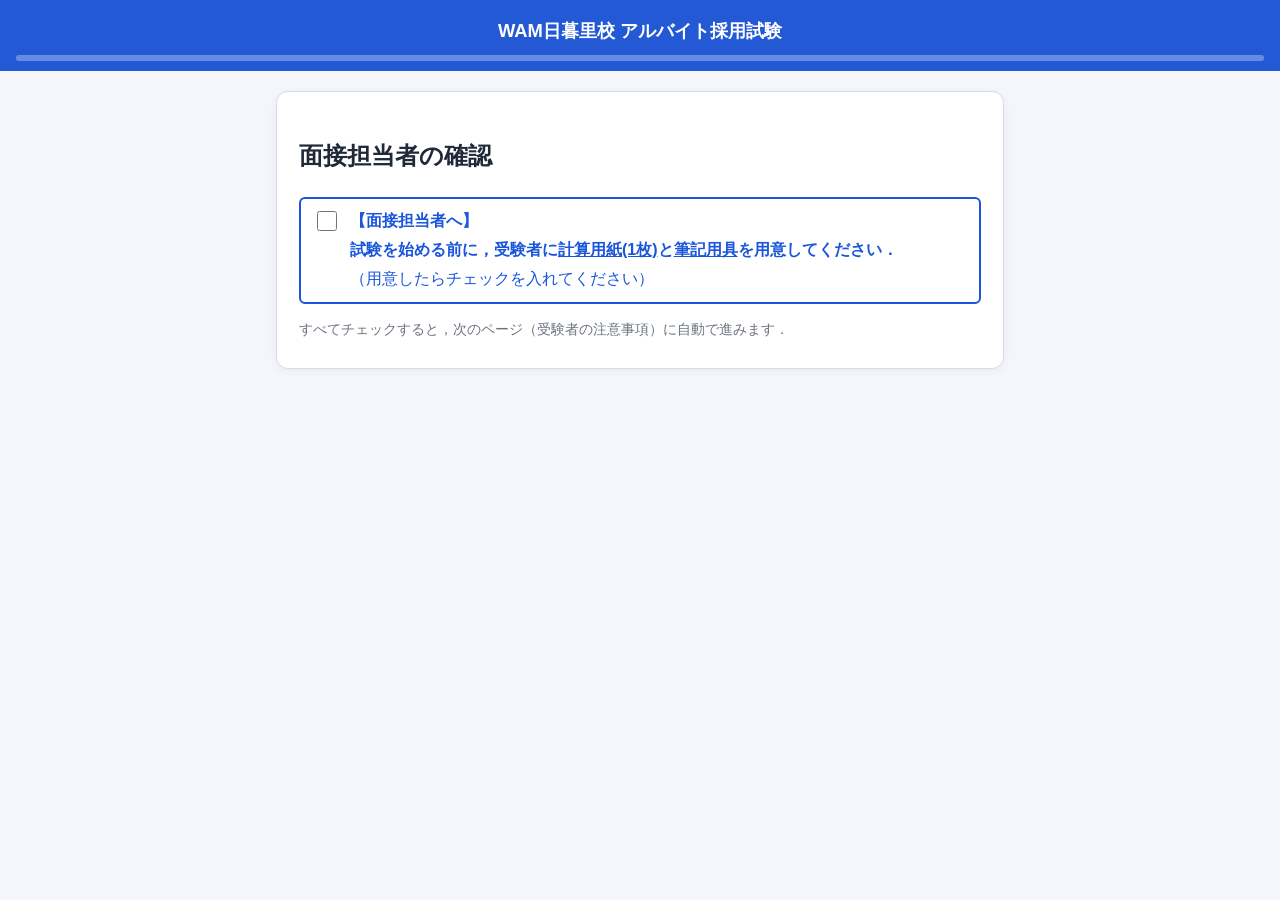
<file: index.html>
<!DOCTYPE html>
<html lang="ja">

<head>
  <meta charset="UTF-8">
  <meta name="viewport" content="width=device-width, initial-scale=1">
  <title>採用試験</title>
  <link rel="stylesheet" href="css/style.css">
</head>

<body>
  <header class="site-header">
    <div class="header-top">
      <h1 id="examTitle">WAM日暮里校  アルバイト採用試験</h1>
      <div id="timer" class="timer" hidden aria-live="off"><span class="timer-label">残り時間</span><span id="timerValue">--:--</span></div>
    </div>
    <div class="progress" aria-hidden="true">
      <div id="progressBar"></div>
    </div>
    <nav id="pager" class="pager" aria-label="問題一覧"></nav>
  </header>

  <main id="app"></main>

  <footer class="site-footer">
    <button id="prevBtn" class="btn ghost" type="button">← 前へ</button>
    <span id="pageInfo"></span>
    <button id="nextBtn" class="btn primary" type="button">次へ →</button>
  </footer>

  <!-- 読み込み順：共通ルール → 設定 → 科目（問題）→ 画面の処理 -->
  <script src="js/core.js"></script>
  <script src="content/settings.js"></script>
  <script src="content/figures.js"></script>
  <script src="content/math.js"></script>
  <script src="content/english.js"></script>
  <script src="js/exam.js"></script>
</body>

</html>
</file>
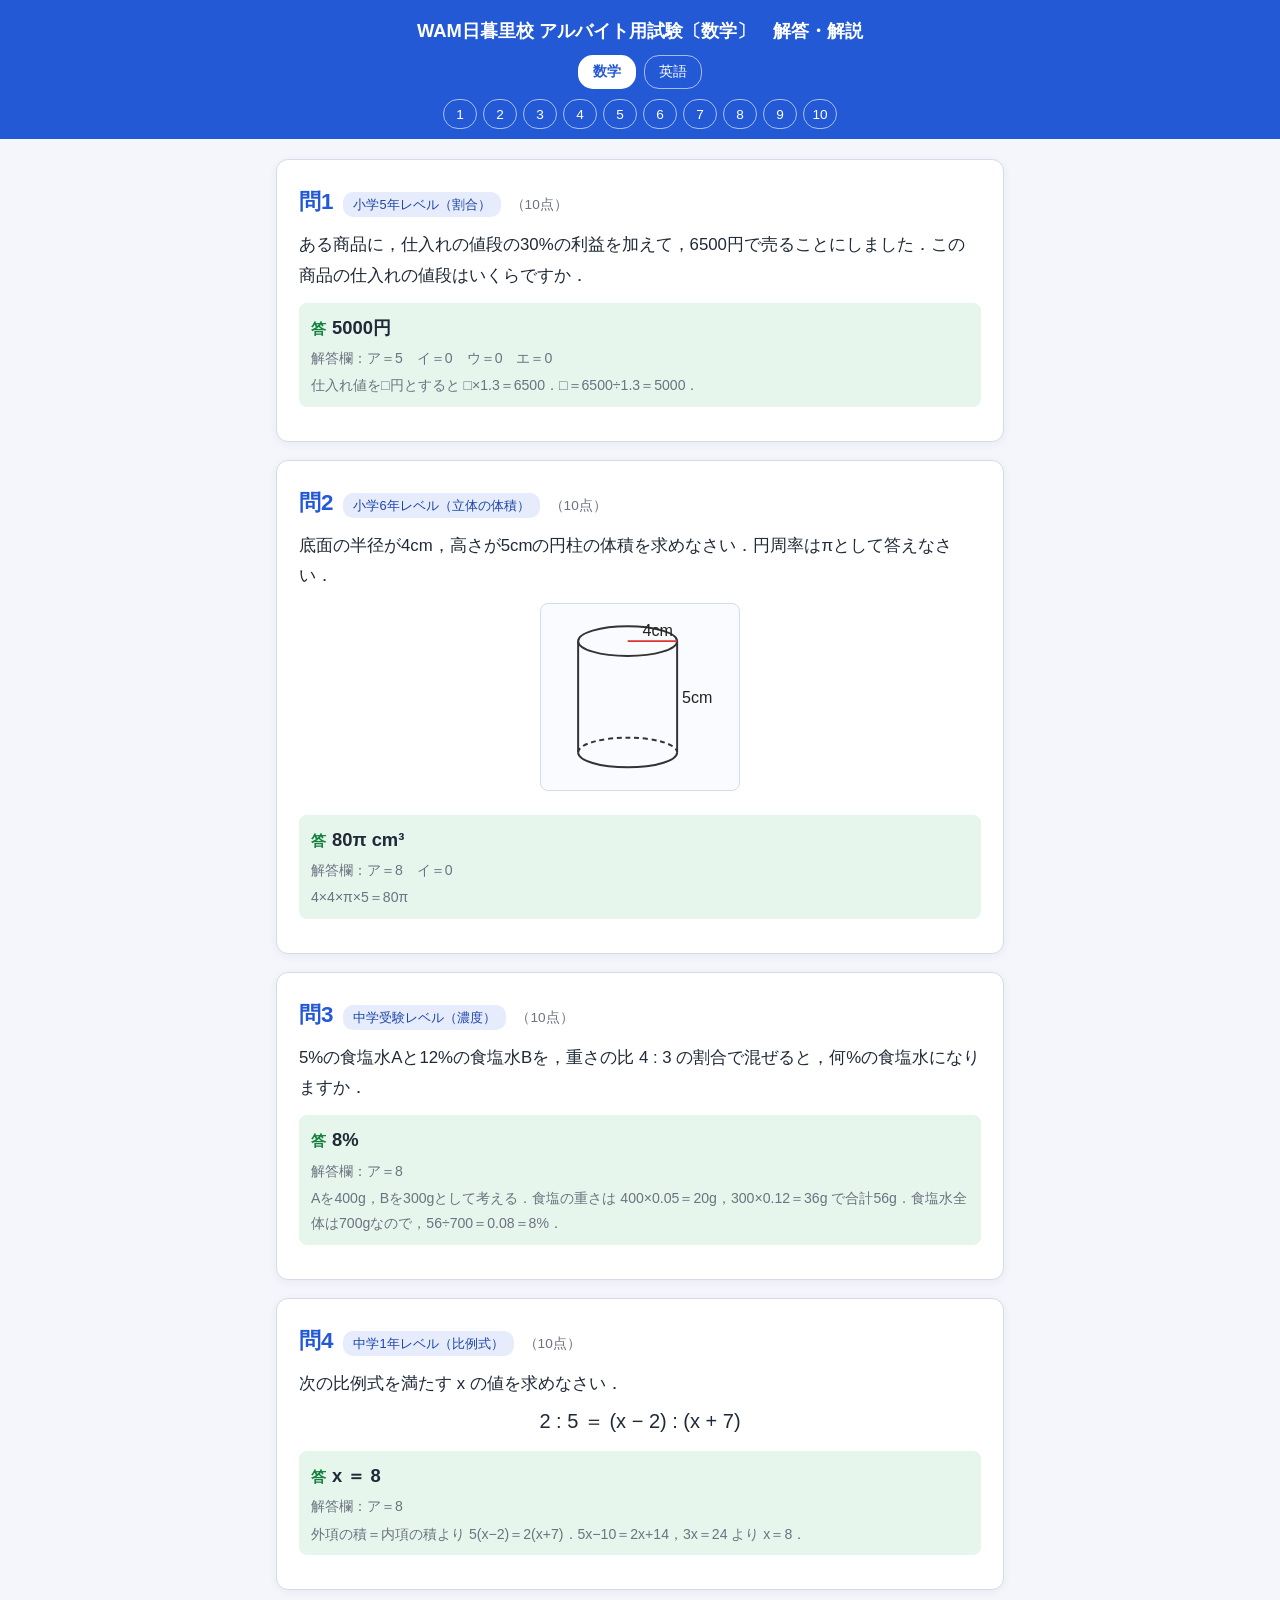
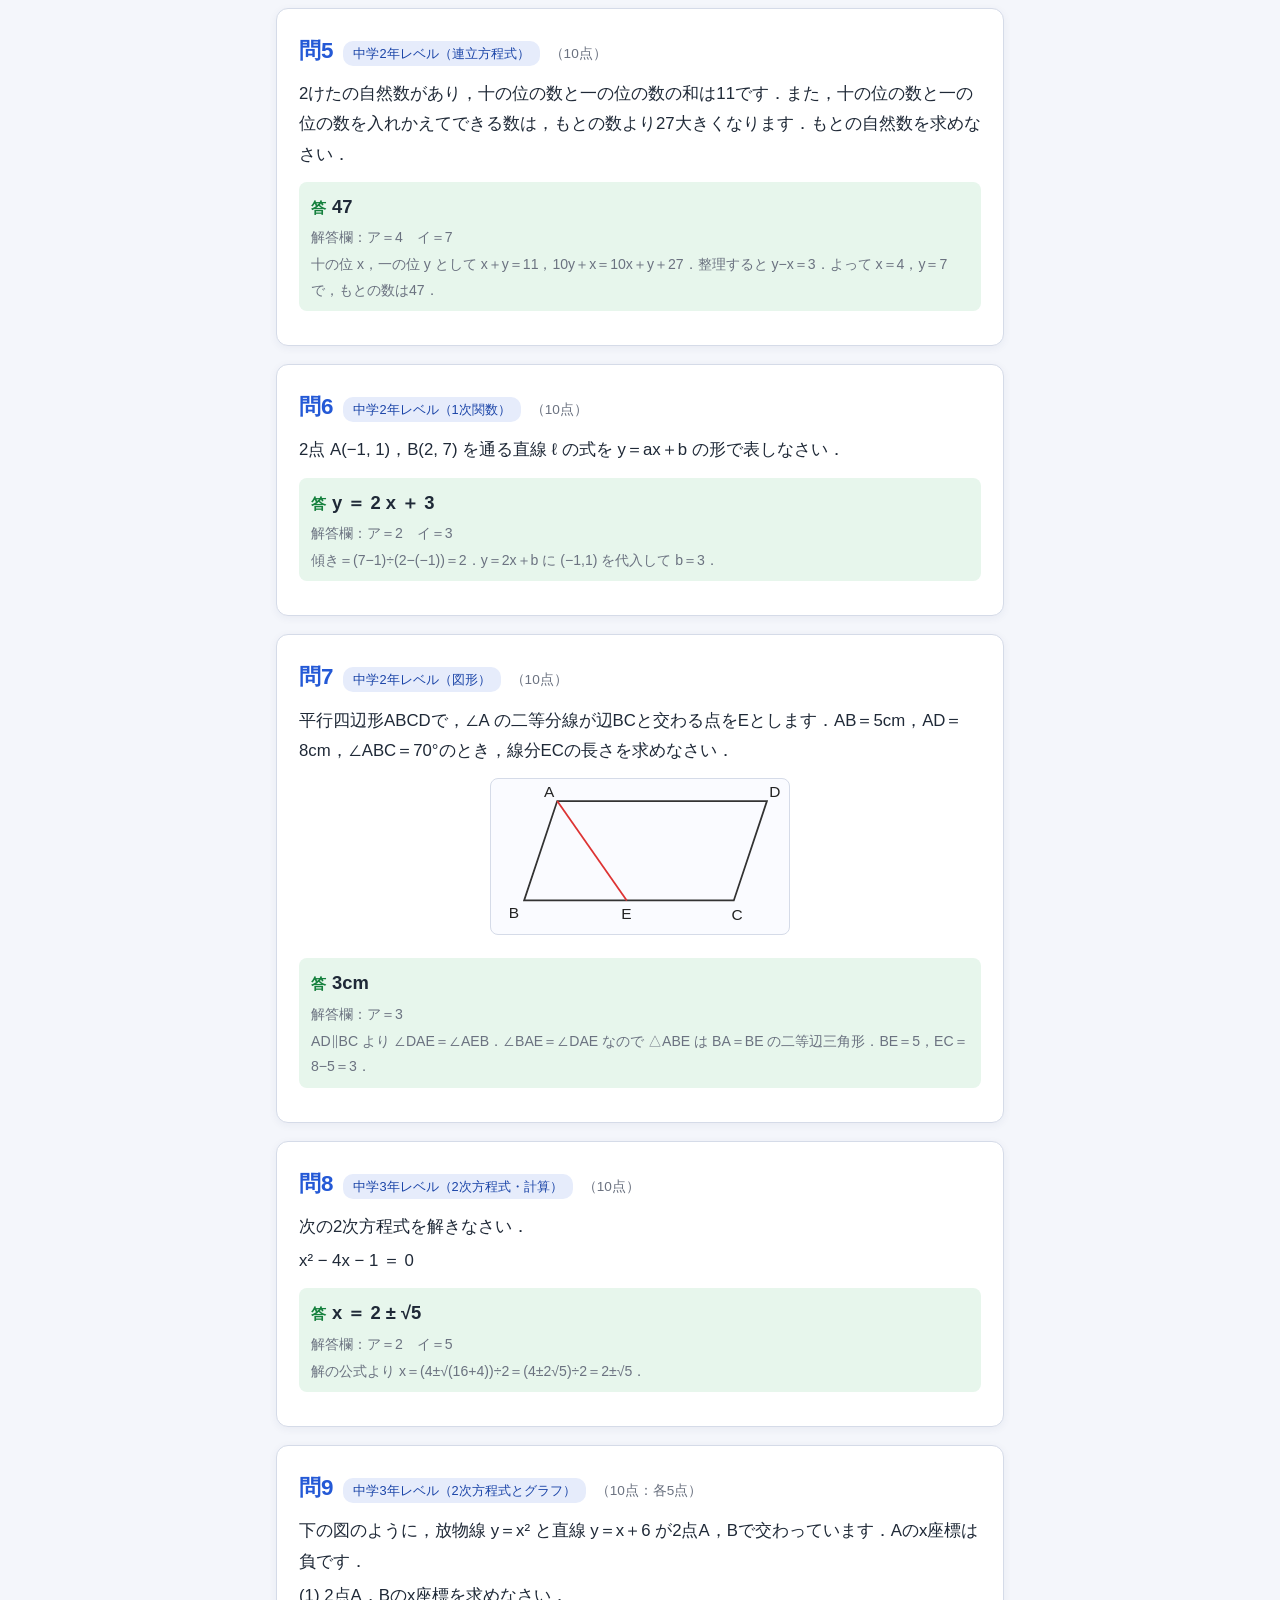
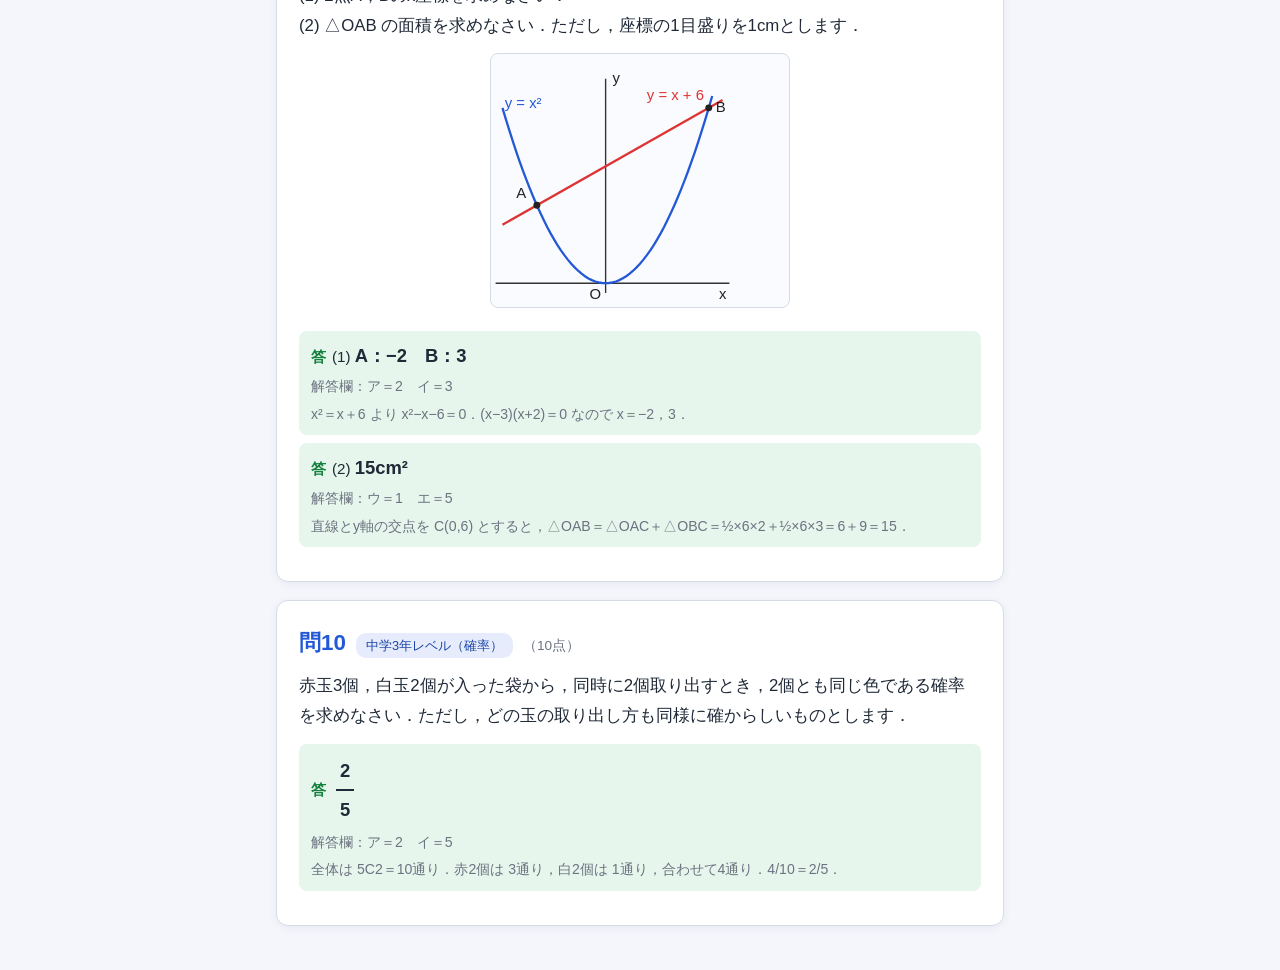
<file: ans.html>
<!DOCTYPE html>
<html lang="ja">
<head>
<meta charset="UTF-8">
<meta name="viewport" content="width=device-width, initial-scale=1">
<title>WAM日暮里校 アルバイト用試験 解答・解説</title>
<link rel="stylesheet" href="css/style.css">
</head>
<body class="ans-page">
<header class="site-header">
  <h1 id="ansTitle">WAM日暮里校 アルバイト用試験　解答・解説</h1>
  <div id="subjectLinks" class="subject-links"></div>
  <nav id="toc" class="pager" aria-label="問題一覧"></nav>
</header>

<main id="app"></main>

<!-- 読み込み順：共通ルール → 設定 → 科目（問題）→ 画面の処理 -->
<script src="js/core.js"></script>
<script src="content/settings.js"></script>
<script src="content/figures.js"></script>
<script src="content/math.js"></script>
<script src="content/english.js"></script>
<script src="js/answers.js"></script>
</body>
</html>
</file>
<file: css/style.css>
:root {
  --bg: #f4f6fb;
  --card: #ffffff;
  --text: #1f2937;
  --muted: #6b7280;
  --primary: #2459d6;
  --primary-dark: #1b45a8;
  --border: #d5dbe8;
  --ok: #15803d;
  --ok-bg: #e7f6ec;
  --ng: #b91c1c;
  --ng-bg: #fdeaea;
  --blank: #92600a;
  --blank-bg: #fff4dc;
}

* {
  box-sizing: border-box;
}

body {
  margin: 0;
  background: var(--bg);
  color: var(--text);
  font-family: "Hiragino Kaku Gothic ProN", "Yu Gothic", "Meiryo", sans-serif;
  line-height: 1.8;
  padding-bottom: 84px;
}

.site-header {
  background: var(--primary);
  color: #fff;
  padding: 14px 16px 10px;
  position: sticky;
  top: 0;
  z-index: 10;
}

.site-header h1 {
  margin: 0 0 8px;
  font-size: 1.15rem;
  text-align: center;
}

.progress {
  height: 6px;
  background: rgba(255, 255, 255, .3);
  border-radius: 3px;
  overflow: hidden;
}

#progressBar {
  height: 100%;
  width: 0;
  background: #fff;
  transition: width .25s;
}

.pager {
  display: flex;
  flex-wrap: wrap;
  gap: 6px;
  justify-content: center;
  margin-top: 10px;
}

.pager button {
  min-width: 34px;
  height: 30px;
  border-radius: 15px;
  border: 1px solid rgba(255, 255, 255, .6);
  background: transparent;
  color: #fff;
  cursor: pointer;
  font-size: .85rem;
}

.pager button.answered {
  background: rgba(255, 255, 255, .28);
}

.pager button.current {
  background: #fff;
  color: var(--primary);
  font-weight: bold;
}

main {
  max-width: 760px;
  margin: 20px auto;
  padding: 0 16px;
}

.card {
  background: var(--card);
  border: 1px solid var(--border);
  border-radius: 12px;
  padding: 22px 22px 26px;
  box-shadow: 0 2px 8px rgba(30, 50, 100, .06);
}

.q-head {
  display: flex;
  align-items: baseline;
  gap: 10px;
  flex-wrap: wrap;
  margin-bottom: 8px;
}

.q-no {
  font-size: 1.4rem;
  font-weight: bold;
  color: var(--primary);
}

.q-level {
  font-size: .8rem;
  background: #e6ecfb;
  color: var(--primary-dark);
  padding: 1px 10px;
  border-radius: 10px;
}

.q-text {
  font-size: 1.05rem;
  margin: 6px 0 12px;
}

.q-text p {
  margin: 4px 0;
}

.figure {
  text-align: center;
  margin: 10px 0 14px;
}

.figure svg {
  max-width: 100%;
  height: auto;
  background: #fafbff;
  border: 1px solid var(--border);
  border-radius: 8px;
}

.btn {
  font-size: 1rem;
  padding: 10px 22px;
  border-radius: 8px;
  cursor: pointer;
  border: 2px solid var(--primary);
  font-family: inherit;
}

.btn.primary {
  background: var(--primary);
  color: #fff;
}

.btn.primary:hover {
  background: var(--primary-dark);
}

.btn.ghost {
  background: #fff;
  color: var(--primary);
}

.btn.ghost:hover {
  background: #eef2fd;
}

.btn:disabled {
  opacity: .35;
  cursor: default;
}

.btn.big {
  font-size: 1.2rem;
  padding: 14px 40px;
}

.site-footer {
  position: fixed;
  left: 0;
  right: 0;
  bottom: 0;
  background: #fff;
  border-top: 1px solid var(--border);
  padding: 12px 16px;
  display: flex;
  justify-content: space-between;
  align-items: center;
  gap: 8px;
}

.site-footer span {
  color: var(--muted);
  font-size: .9rem;
}

.center {
  text-align: center;
}

.start-box label {
  display: block;
  margin: 14px 0 4px;
  font-weight: bold;
}

.start-box input {
  font-size: 1.05rem;
  padding: 8px 12px;
  width: 280px;
  max-width: 100%;
  border: 2px solid var(--border);
  border-radius: 8px;
}

.notes {
  background: #f3f6fd;
  border-radius: 8px;
  padding: 10px 18px 10px 34px;
  font-size: .95rem;
}

.summary {
  font-size: 1.1rem;
  margin: 12px 0 18px;
}

.score-big {
  font-size: 2.6rem;
  font-weight: bold;
  color: var(--primary);
  line-height: 1.2;
}

.result-q {
  border-top: 1px solid var(--border);
  padding-top: 12px;
  margin-top: 14px;
}

.result-q h3 {
  margin: 0 0 6px;
  font-size: 1rem;
}

.result-part {
  border-radius: 8px;
  padding: 8px 12px;
  margin: 8px 0;
  font-size: .95rem;
}

.result-part.ok {
  background: var(--ok-bg);
}

.result-part.ng {
  background: var(--ng-bg);
}

.result-part.blank {
  background: var(--blank-bg);
}

.result-part .explain {
  color: var(--muted);
  font-size: .88rem;
  margin-top: 2px;
}

.warn {
  color: var(--blank);
  background: var(--blank-bg);
  border-radius: 8px;
  padding: 8px 12px;
  font-size: .95rem;
}

/* ===== マーク形式の解答欄 ===== */
.part { margin: 18px 0 26px; }
.formula { font-size: 1.25rem; display: flex; align-items: center; flex-wrap: wrap; gap: 4px; }
.formula .label { font-weight: bold; margin-right: 8px; }
.part .hint { font-size: .85rem; color: var(--muted); margin: 2px 0 0; }
.box {
  display: inline-flex; align-items: center; justify-content: center;
  min-width: 2em; height: 2em; padding: 0 4px; margin: 0 2px;
  border: 2px solid var(--text); border-radius: 4px; background: #fff; font-size: 1.05rem;
}
.box.filled { background: #e6ecfb; border-color: var(--primary); color: var(--primary-dark); font-weight: bold; }
.box.small { height: 1.8em; font-size: .95rem; flex: none; }
.box.inline { height: 1.5em; min-width: 1.6em; font-size: .9rem; }

.mark-sheet { margin-top: 12px; border: 1px solid var(--border); border-radius: 8px; padding: 6px 10px; background: #fcfcff; }
.mark-row { display: flex; align-items: center; gap: 10px; padding: 4px 0; border-bottom: 1px dashed var(--border); }
.mark-row:last-child { border-bottom: none; }
.marks { display: flex; flex-wrap: wrap; gap: 2px; }
button.mark {
  width: 36px; height: 36px; border-radius: 50%; border: 1px solid transparent; background: transparent;
  font-size: 1.35rem; line-height: 1; cursor: pointer; color: var(--text); padding: 0; font-family: inherit;
}
button.mark:hover { background: #eef2fd; border-color: var(--border); }
button.mark.on { background: var(--primary); color: #fff; border-color: var(--primary); }

.mark-sym { font-weight: bold; margin-right: 6px; }
.ok .mark-sym { color: var(--ok); }
.ng .mark-sym { color: var(--ng); }
.blank .mark-sym { color: var(--blank); }

/* ===== 解答ページ ===== */
.ans-page main { display: flex; flex-direction: column; gap: 18px; }
.ans-page .site-header { position: static; }
.ans-page { padding-bottom: 24px; }
.ans-card { scroll-margin-top: 12px; }
.ans-value { font-size: 1.15rem; }

@media (max-width: 520px) {
  .card { padding: 16px 14px 20px; }
  button.mark { width: 30px; height: 30px; font-size: 1.15rem; }
}

.q-pt { font-size: .85rem; color: var(--muted); }
.q-score { float: right; font-size: 1.1rem; color: var(--primary); }

/* 分数 */
.frac { display: inline-flex; flex-direction: column; align-items: center; vertical-align: middle; margin: 0 4px; }
.frac .num, .frac .den { display: flex; align-items: center; justify-content: center; padding: 2px 4px; }
.frac .num { border-bottom: 2px solid var(--text); }

/* リロード禁止の注意（最初のページのみ） */
.notes.check-list { padding: 10px 14px 10px 34px; }
.check-list .warn-li { list-style: none; margin-left: -20px; }
.check-list li { margin: 6px 0; }
.check-list label { display: flex; gap: 10px; align-items: flex-start; cursor: pointer; }
.check-list input[type="checkbox"] { width: 20px; height: 20px; margin-top: 5px; flex: none; cursor: pointer; }
.check-list .warn-li {
  color: rgb(255, 0, 0); border: 2px solid rgb(255, 0, 0); border-radius: 6px; background: #fff; padding: 6px 10px;
}
.hint-start { color: var(--muted); font-size: .85rem; margin: 6px 0 0; }
.finish-note {
  color: rgb(255, 0, 0); font-weight: bold; font-size: 1.05rem;
  border: 2px solid rgb(255, 0, 0); border-radius: 6px; background: #fff; padding: 8px 12px;
}

/* リロードアイコン */
.reload-icon { width: 1.2em; height: 1.2em; vertical-align: -0.25em; display: inline-block; }

/* タイマー（右上） */
.site-header { position: sticky; }
.timer {
  flex: none;
  background: rgba(255, 255, 255, .18); border: 1px solid rgba(255, 255, 255, .7);
  border-radius: 8px; padding: 2px 10px; line-height: 1.4; text-align: center;
  font-variant-numeric: tabular-nums;
}
.timer-label { display: inline; font-size: .7rem; opacity: .9; }
#timerValue { font-size: 1.35rem; font-weight: bold; }
.timer.low { background: #fff; color: rgb(255, 0, 0); border-color: #fff; }
.timer.over { background: rgb(255, 0, 0); color: #fff; }
.header-top { display: flex; align-items: center; justify-content: center; gap: 12px; margin-bottom: 8px; }
.header-top h1 { margin: 0; flex: 1; }
.timer { display: flex; align-items: baseline; gap: 6px; }
.timer[hidden] { display: none; }
@media (max-width: 640px) {
  .header-top h1 { text-align: left; font-size: 1rem; }
}

/* 印刷用 */
.print-only { display: none; }
@media print {
  @page { size: A4; margin: 14mm; }
  * { -webkit-print-color-adjust: exact; print-color-adjust: exact; }
  body { background: #fff; padding: 0 !important; font-size: 11pt; line-height: 1.6; }
  .site-header, .site-footer, .timer, .btn, button, .pager { display: none !important; }
  main { max-width: none; margin: 0; padding: 0; }
  .card { border: none; box-shadow: none; padding: 0; }
  .print-only { display: block; }
  .print-meta { text-align: right; font-size: 10pt; color: #555; margin: 0 0 4px; }
  .summary { margin: 4px 0 10px; }
  .score-big { font-size: 24pt; }
  .result-q { break-inside: avoid; page-break-inside: avoid; margin-top: 8px; padding-top: 6px; }
  .result-part { break-inside: avoid; padding: 4px 8px; margin: 4px 0; font-size: 10pt; }
  .result-part .explain { font-size: 9pt; }
  .q-score { float: right; }
}

/* 時間切れ */
button.mark:disabled { cursor: not-allowed; opacity: .55; }
button.mark:disabled:hover { background: transparent; border-color: transparent; }
button.mark.on:disabled { background: var(--primary); opacity: .75; border-color: var(--primary); }
.timeup-note { color: rgb(255, 0, 0); font-weight: bold; border: 2px solid rgb(255, 0, 0); border-radius: 6px; padding: 6px 10px; margin: 6px 0 12px; }

/* 全画面が解除されたときの覆い */
.fs-guard {
  position: fixed; inset: 0; z-index: 1000; background: rgba(20, 24, 40, .94);
  display: flex; align-items: center; justify-content: center; padding: 16px;
}
.fs-guard[hidden] { display: none; }
.fs-box { background: #fff; border-radius: 12px; padding: 28px 32px; text-align: center; max-width: 440px; }
.fs-box p { margin: 0 0 12px; color: rgb(255, 0, 0); }
.fs-box p + p { color: var(--text); }
@media print { .fs-guard { display: none !important; } .no-print { display: none !important; } }

/* 採点結果：点数と印刷ボタン／担当者向けメッセージ */
.score-row { display: flex; align-items: center; justify-content: center; gap: 18px; flex-wrap: wrap; }
.staff-note { margin: 8px 0 12px; padding: 10px 14px; background: #eef2fd; border: 1px solid var(--border); border-radius: 8px; font-size: .95rem; }
kbd { border: 1px solid #999; border-bottom-width: 2px; border-radius: 4px; padding: 0 6px; background: #fff; font-family: inherit; font-size: .9em; }

/* ===== 科目選択 ===== */
.subject-links { display: flex; gap: 8px; justify-content: center; margin-top: 8px; }
.subject-link { color: #fff; border: 1px solid rgba(255, 255, 255, .6); border-radius: 15px; padding: 3px 14px; text-decoration: none; font-size: .9rem; }
.subject-link.on { background: #fff; color: var(--primary); font-weight: bold; }

/* ===== 科目選択ページ ===== */
.hub-list { display: flex; flex-wrap: wrap; gap: 14px; justify-content: center; margin: 18px 0; }
.hub-item { border: 2px solid var(--border); border-radius: 10px; padding: 14px 18px; min-width: 200px; background: #fff; }
.hub-item.done { background: #f1f3f6; color: var(--muted); }
.hub-name { font-size: 1.4rem; font-weight: bold; }
.hub-meta, .hub-status { font-size: .9rem; color: var(--muted); margin: 4px 0 8px; }
.hub-note { color: var(--muted); font-size: .9rem; }
.subject-heading { margin-top: 32px; border-bottom: 2px solid var(--primary); padding-bottom: 4px; }

/* ===== 記述欄（英語）／確認ダイアログ ===== */
.text-input { flex: 1; min-width: 0; max-width: 420px; font-size: 1.1rem; padding: 6px 10px; border: 2px solid var(--border); border-radius: 6px; background: #fff; font-family: "Segoe UI", Arial, sans-serif; }
.text-input:focus { outline: none; border-color: var(--primary); }
.text-input:disabled { background: #f1f3f6; }
.dlg .fs-box p.dlg-title { color: var(--text); font-size: 1.1rem; }
.dlg .fs-box p { color: var(--text); }
.dlg .btn { margin: 0 6px; }


/* 小問ごとの設問文 */
.prompt { margin: 0 0 8px; line-height: 1.7; }
.prompt .opts { display: block; color: var(--text); }
.passage { background: #fafafa; border: 1px solid var(--border); border-radius: 8px; padding: 12px 16px; line-height: 1.9; font-family: "Segoe UI", Arial, sans-serif; }
.passage h4 { margin: 0 0 6px; text-align: center; }

/* 設問文の横に小問番号を並べる（英語） */
.prompt { display: flex; gap: 10px; align-items: baseline; font-size: 1.1rem; line-height: 1.8; margin-bottom: 8px; }
.prompt .label { font-weight: bold; flex: none; }
.prompt-body { flex: 1; min-width: 0; }
.prompt-body .ja { display: block; font-size: .92rem; color: var(--muted); }
.blank-line { display: inline-block; width: 4.5em; border-bottom: 2px solid var(--text); margin: 0 3px; vertical-align: baseline; }
.part.plain .mark-sheet { margin-top: 4px; }

/* 英語：指定語の強調／縦並びの選択肢 */
.given-word { background: #fff2a8; font-weight: bold; padding: 0 4px; border-radius: 3px; }
.opts-v { display: block; margin-top: 4px; }
.opts-v > span { display: block; }

/* 英語：解答欄が複数ある小問は横に並べる */
.part.plain .mark-sheet { display: flex; flex-wrap: wrap; gap: 4px 14px; }
.part.plain .mark-row { border-bottom: none; padding: 4px 0; }
.part.plain .mark-row:has(.text-input) { flex: 1 1 180px; max-width: 320px; }

/* 記述問題の案内（半角/全角キー） */
.ime-notice { display: flex; align-items: center; gap: 16px; flex-wrap: wrap; background: #fff8e1; border: 1px solid #f0d98a; border-radius: 8px; padding: 10px 14px; margin: 10px 0 14px; font-size: .92rem; line-height: 1.6; }
.ime-text { flex: 1 1 260px; }
.kb-svg { width: 270px; max-width: 100%; height: auto; flex: none; }
.kb-key { fill: #fff; stroke: #999; stroke-width: 1.2; }
.kb-key.hot { fill: #ffd54f; stroke: #d32f2f; stroke-width: 2.5; }
.kb-txt { fill: #444; }
.kb-txt.hot { fill: #b71c1c; font-weight: bold; }

/* 教室担当者向けのチェック（青枠） */
.staff-check { margin: 4px 0 14px; padding: 8px 12px; border: 2px solid #1a56db; border-radius: 6px; background: #fff; color: #1a56db; }
.staff-check label { display: flex; gap: 10px; align-items: flex-start; cursor: pointer; font-weight: normal; margin: 0; }
.staff-check input[type="checkbox"] { width: 20px; height: 20px; margin-top: 4px; flex: none; cursor: pointer; }
.staff-tag { font-weight: bold; }
</file>
